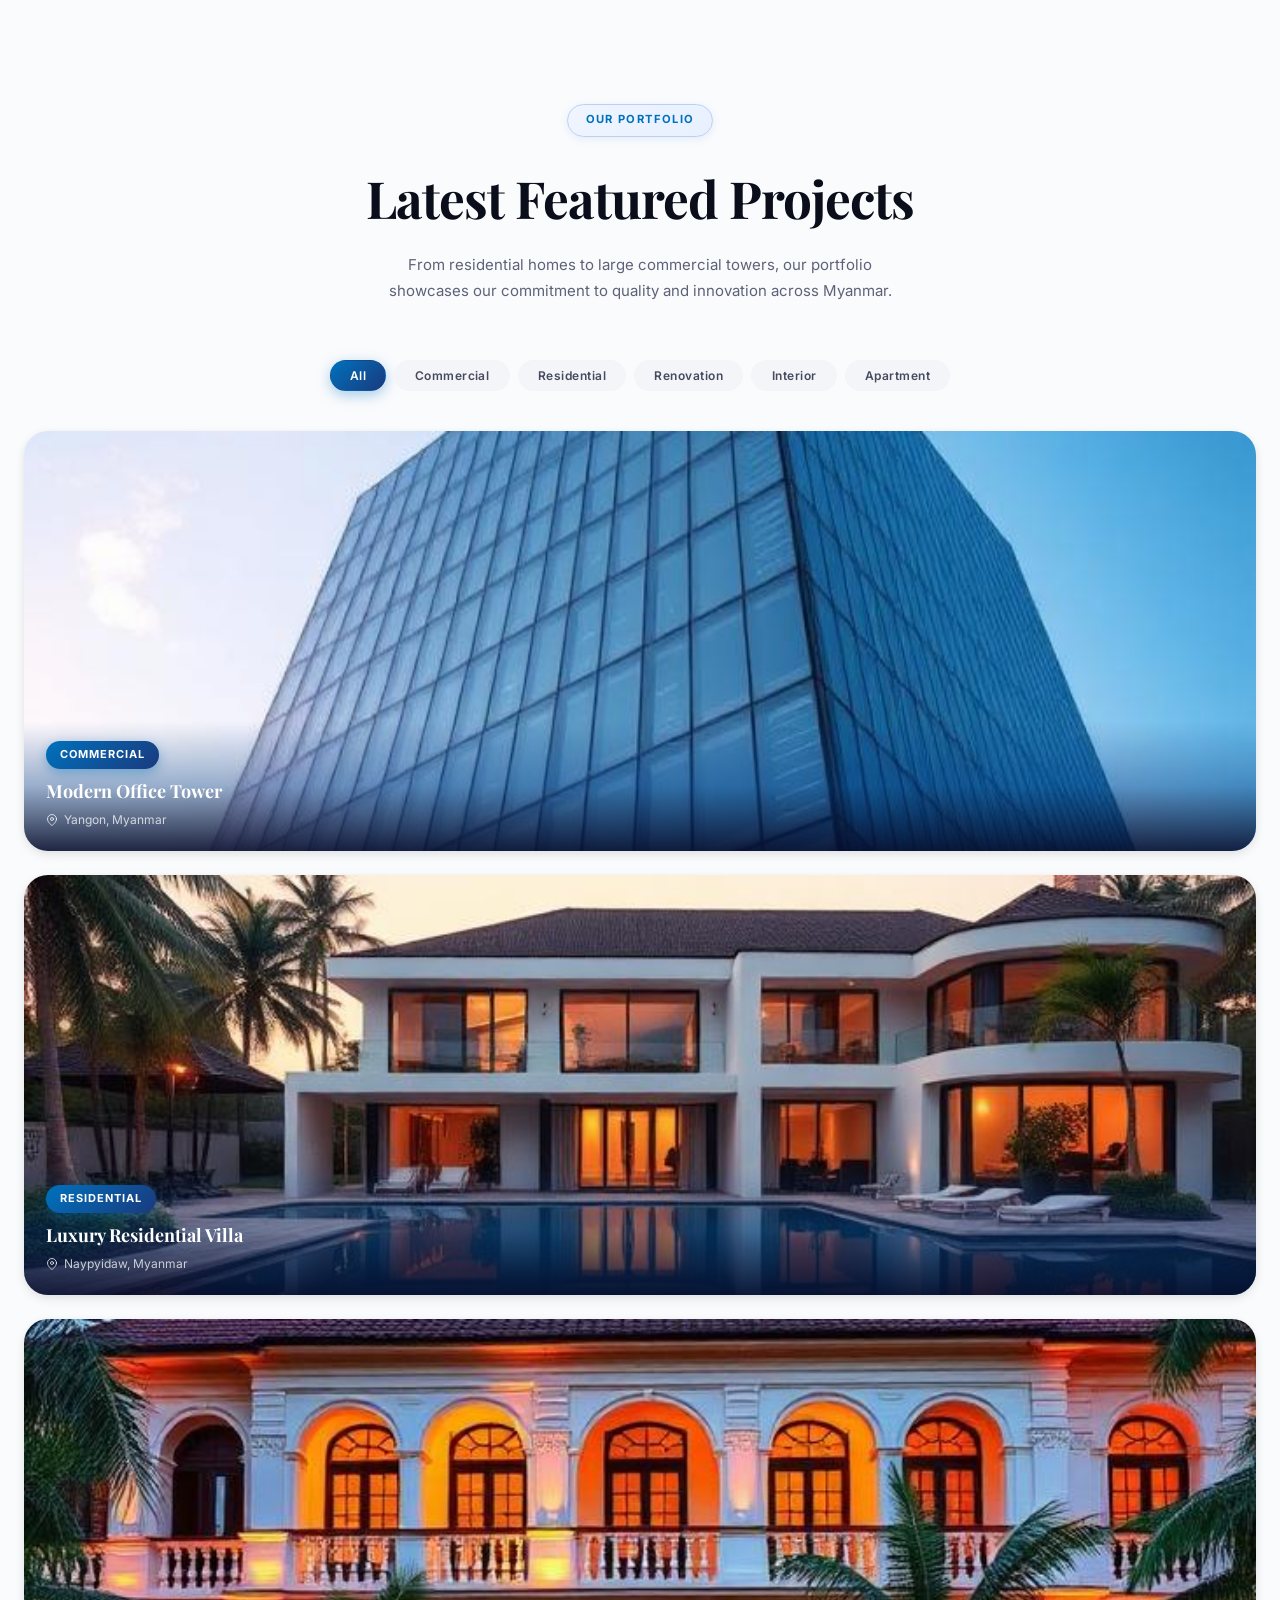
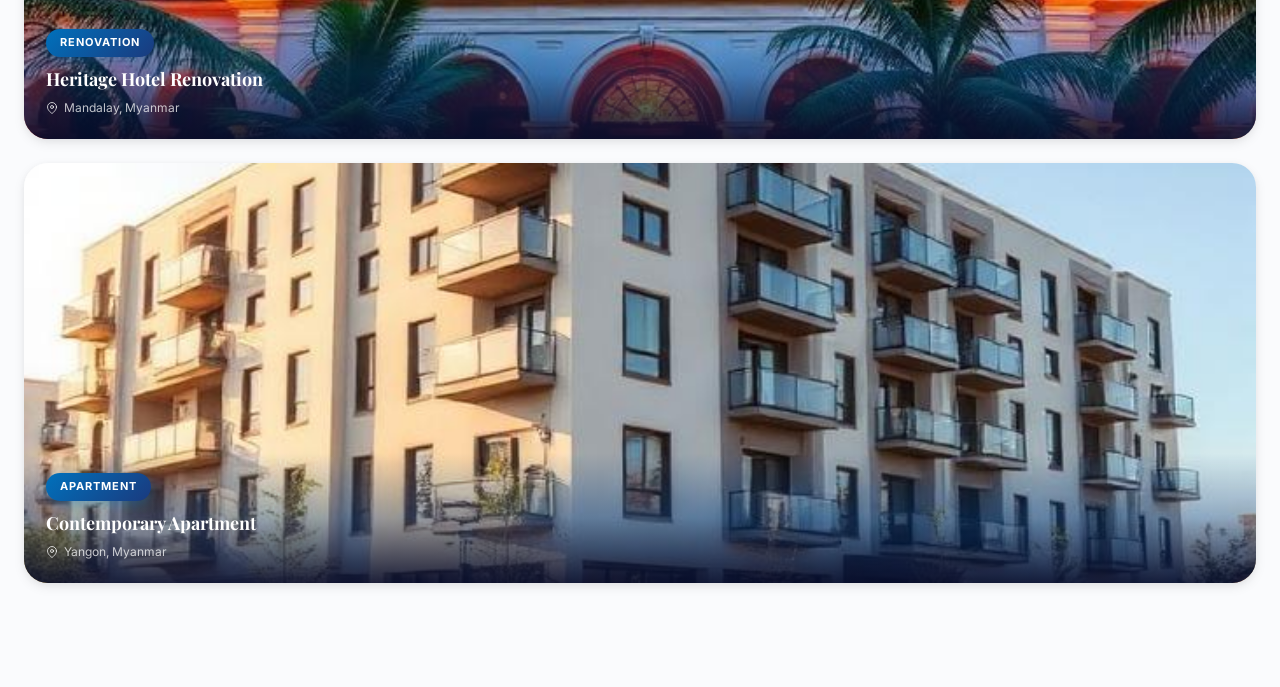
<file: Project Section.html>
<!DOCTYPE html>
<html lang="en">
<head>
  <meta charset="UTF-8" />
  <meta name="viewport" content="width=device-width, initial-scale=1.0" />
  <title>Projects — Flyover Design & Construction</title>
  <meta name="description" content="Portfolio of featured projects by Flyover Design & Construction Co., Ltd. — commercial, residential, renovation, interior, and apartment projects across Myanmar." />
  <link rel="preconnect" href="https://fonts.googleapis.com" />
  <link rel="preconnect" href="https://fonts.gstatic.com" crossorigin />
  <link rel="stylesheet" href="https://fonts.googleapis.com/css2?family=Outfit:wght@300;400;500;600;700;800&family=Inter:wght@400;500;600;700&family=Playfair+Display:ital,wght@0,400;0,600;0,700;0,800;1,600;1,700&display=swap" />

  <style>
    /* ── RESET & BASE ──────────────────────────────────── */
    *, *::before, *::after { box-sizing: border-box; margin: 0; padding: 0; }
    html { scroll-behavior: smooth; }
    body {
      font-family: "Inter", system-ui, sans-serif;
      background-color: #fafbfd;
      color: #18191f;
      -webkit-font-smoothing: antialiased;
      line-height: 1.6;
      overflow-x: hidden;
    }
    img { display: block; max-width: 100%; height: auto; }
    a { text-decoration: none; color: inherit; }
    button { font-family: inherit; cursor: pointer; border: none; background: none; }

    /* ── CSS VARIABLES ────────────────────────────────── */
    :root {
      --primary-50:  #f0f5ff;
      --primary-100: #dce8fb;
      --primary-200: #b8d0f7;
      --primary-300: #82aff0;
      --primary-600: #0071bc;
      --primary-700: #1a4a9e;
      --primary-800: #1a3a7e;
      --primary-950: #060e2e;
      --gold-500: #D4AF37;
      --bg-50:  #fafbfd;
      --bg-100: #f3f5f9;
      --bg-200: #e5e9f2;
      --bg-300: #c8cedf;
      --fg-400: #8a8e9e;
      --fg-500: #5d6278;
      --fg-600: #464a5e;
      --fg-700: #363a4f;
      --fg-950: #0a0d1a;
      --r-lg:  0.75rem;
      --r-xl:  1rem;
      --r-2xl: 1.25rem;
      --r-3xl: 1.5rem;
      --radius: 0.625rem;
      --shadow-md: 0 4px 12px rgba(0,0,0,0.08), 0 2px 6px rgba(0,0,0,0.04);
      --shadow-xl: 0 20px 50px rgba(0,0,0,0.12), 0 8px 20px rgba(0,0,0,0.06);
      --shadow-blue: 0 8px 30px rgba(0,113,188,0.35);
      --grad-primary: linear-gradient(135deg, #0071bc 0%, #1a3a7e 100%);
    }

    /* ── TYPOGRAPHY ───────────────────────────────────── */
    h1, h2, h3, h4 {
      font-family: "Playfair Display", Georgia, serif;
      line-height: 1.15;
    }
    .section-title {
      font-size: clamp(2rem, 4vw, 3.2rem);
      font-weight: 700;
      color: var(--fg-950);
      margin-bottom: 1.5rem;
      letter-spacing: -0.02em;
    }
    .section-title.center { text-align: center; }
    .section-desc {
      font-size: 0.9375rem;
      color: var(--fg-500);
      max-width: 32rem;
      margin-left: auto;
      margin-right: auto;
      text-align: center;
      line-height: 1.75;
    }

    /* ── LAYOUT ───────────────────────────────────────── */
    .container {
      max-width: 80rem;
      margin: 0 auto;
      padding-left: 1.5rem;
      padding-right: 1.5rem;
    }
    .section { padding: 6.5rem 0; }
    .section-header { margin-bottom: 3.5rem; }
    .section-header.center { text-align: center; }
    .section-header .section-title { margin-top: 1rem; }

    /* ── GRID ─────────────────────────────────────────── */
    .grid       { display: grid; }
    .grid-1     { grid-template-columns: 1fr; }
    .gap-md     { gap: 1.5rem; }

    /* ── LABEL BADGE ──────────────────────────────────── */
    .label-badge {
      display: inline-flex;
      align-items: center;
      gap: 0.5rem;
      font-size: 0.7rem;
      font-weight: 700;
      text-transform: uppercase;
      letter-spacing: 0.12em;
      border-radius: 9999px;
      padding: 0.4rem 1.1rem;
      margin-bottom: 1rem;
      background: linear-gradient(135deg, #f0f5ff, #e8f0ff);
      color: var(--primary-600);
      border: 1px solid var(--primary-200);
      box-shadow: 0 2px 8px rgba(0,113,188,0.1);
    }

    /* ── BUTTONS ──────────────────────────────────────── */
    .btn {
      display: inline-flex;
      align-items: center;
      justify-content: center;
      gap: 0.5rem;
      padding: 0.8rem 2rem;
      border-radius: var(--radius);
      font-size: 0.875rem;
      font-weight: 600;
      transition: all 0.25s cubic-bezier(0.34, 1.56, 0.64, 1);
      line-height: 1;
      position: relative;
      overflow: hidden;
      letter-spacing: 0.01em;
    }
    .btn::before {
      content: '';
      position: absolute;
      inset: 0;
      background: rgba(255,255,255,0.12);
      opacity: 0;
      transition: opacity 0.2s;
      border-radius: inherit;
    }
    .btn:hover::before { opacity: 1; }
    .btn:hover { transform: translateY(-2px); }
    .btn:active { transform: translateY(0); }
    .btn-primary {
      background: var(--grad-primary);
      color: #ffffff;
      box-shadow: var(--shadow-blue);
    }
    .btn-primary:hover { box-shadow: 0 12px 35px rgba(0,113,188,0.5); }

    /* Ripple */
    .ripple-effect {
      position: absolute;
      border-radius: 50%;
      background: rgba(255,255,255,0.35);
      transform: scale(0);
      animation: ripple-anim 0.6s linear;
      pointer-events: none;
    }
    @keyframes ripple-anim { to { transform: scale(4); opacity: 0; } }

    /* ── FILTER ROW ───────────────────────────────────── */
    .filter-row {
      display: flex;
      flex-wrap: wrap;
      gap: 0.5rem;
      justify-content: center;
      margin-bottom: 2.5rem;
    }
    .filter-btn {
      padding: 0.45rem 1.2rem;
      border-radius: 9999px;
      font-size: 0.75rem;
      font-weight: 600;
      letter-spacing: 0.04em;
      transition: all 0.25s;
      background: var(--bg-100);
      color: var(--fg-600);
      border: 1px solid transparent;
    }
    .filter-btn:hover {
      background: var(--bg-200);
      border-color: var(--bg-300);
    }
    .filter-btn.active {
      background: var(--grad-primary);
      color: #fff;
      box-shadow: 0 4px 14px rgba(0,113,188,0.35);
      border-color: transparent;
    }

    /* ── PROJECT CARDS ────────────────────────────────── */
    .project-card {
      border-radius: var(--r-3xl);
      overflow: hidden;
      position: relative;
      height: 420px;
      cursor: pointer;
      box-shadow: var(--shadow-md);
      /* reveal start state */
      opacity: 0;
      transform: translateY(22px);
      transition:
        opacity    0.55s ease,
        transform  0.55s ease,
        box-shadow 0.35s ease;
    }
    .project-card.revealed {
      opacity: 1;
      transform: translateY(0);
    }
    .project-card.revealed:hover {
      transform: translateY(-6px);
      box-shadow: var(--shadow-xl);
    }
    .project-card img {
      width: 100%; height: 100%; object-fit: cover;
      transition: transform 0.55s ease;
    }
    .project-card.revealed:hover img { transform: scale(1.08); }

    .project-overlay {
      position: absolute;
      bottom: 0; left: 0; right: 0;
      padding: 20px 22px 22px;
      background: linear-gradient(
        to top,
        rgba(6,14,46,0.9) 0%,
        rgba(0,60,130,0.4) 50%,
        transparent 100%
      );
      display: flex;
      flex-direction: column;
      justify-content: flex-end;
      transition: padding 0.3s;
    }
    .project-card.revealed:hover .project-overlay { padding-bottom: 26px; }

    .project-tag {
      display: inline-block;
      background: var(--grad-primary);
      color: #fff;
      padding: 5px 14px;
      border-radius: 50px;
      font-size: 11px;
      font-weight: 700;
      letter-spacing: 1px;
      text-transform: uppercase;
      margin-bottom: 0.75rem;
      width: fit-content;
      box-shadow: 0 4px 12px rgba(0,113,188,0.4);
    }
    .project-title {
      font-family: "Playfair Display", Georgia, serif;
      font-weight: 700;
      color: #fff;
      font-size: 1.125rem;
      line-height: 1.2;
      margin-bottom: 0.5rem;
    }
    .project-loc {
      color: rgba(255,255,255,0.75);
      font-size: 0.75rem;
      display: flex;
      align-items: center;
      gap: 0.4rem;
    }

    /* ── VIEW ALL BUTTON WRAP ─────────────────────────── */
    .view-all-wrap {
      grid-column: 1 / -1;
      display: flex;
      justify-content: center;
      margin-top: 1rem;
    }

    /* ── MOBILE ADJUSTMENTS ───────────────────────────── */
    @media (max-width: 480px) {
      .section { padding: 3.5rem 0; }
      .section-title { font-size: 1.7rem; margin-bottom: 1rem; }
      .section-title.center { font-size: 1.7rem; }
      .section-desc { font-size: 0.8125rem; }
      .project-card { height: 14rem; }
      .project-title { font-size: 1rem; }
    }
  </style>
</head>
<body>

  <!-- ══════════════════ PROJECTS SECTION ══════════════════ -->
  <section id="projects" class="section">
    <div class="container">

      <!-- Header -->
      <div class="section-header center">
        <div class="label-badge">Our Portfolio</div>
        <h2 class="section-title center">Latest Featured Projects</h2>
        <p class="section-desc">From residential homes to large commercial towers, our portfolio showcases our commitment to quality and innovation across Myanmar.</p>
      </div>

      <!-- Filter Buttons -->
      <div class="filter-row" id="project-filters">
        <button class="filter-btn active" data-filter="All">All</button>
        <button class="filter-btn" data-filter="Commercial">Commercial</button>
        <button class="filter-btn" data-filter="Residential">Residential</button>
        <button class="filter-btn" data-filter="Renovation">Renovation</button>
        <button class="filter-btn" data-filter="Interior">Interior</button>
        <button class="filter-btn" data-filter="Apartment">Apartment</button>
      </div>

      <!-- Project Grid -->
      <div class="grid grid-1 gap-md" id="projects-grid">

        <div class="project-card" data-tag="Commercial">
          <img src="Asset/project-1.jpg" alt="Modern Office Tower" loading="lazy" />
          <div class="project-overlay">
            <span class="project-tag">Commercial</span>
            <h3 class="project-title">Modern Office Tower</h3>
            <p class="project-loc">
              <svg width="12" height="12" viewBox="0 0 24 24" fill="none" stroke="currentColor" stroke-width="2" stroke-linecap="round" stroke-linejoin="round"><path d="M21 10c0 7-9 13-9 13s-9-6-9-13a9 9 0 0 1 18 0z"/><circle cx="12" cy="10" r="3"/></svg>
              Yangon, Myanmar
            </p>
          </div>
        </div>

        <div class="project-card" data-tag="Residential">
          <img src="Asset/project-2.jpg" alt="Luxury Residential Villa" loading="lazy" />
          <div class="project-overlay">
            <span class="project-tag">Residential</span>
            <h3 class="project-title">Luxury Residential Villa</h3>
            <p class="project-loc">
              <svg width="12" height="12" viewBox="0 0 24 24" fill="none" stroke="currentColor" stroke-width="2" stroke-linecap="round" stroke-linejoin="round"><path d="M21 10c0 7-9 13-9 13s-9-6-9-13a9 9 0 0 1 18 0z"/><circle cx="12" cy="10" r="3"/></svg>
              Naypyidaw, Myanmar
            </p>
          </div>
        </div>

        <div class="project-card" data-tag="Renovation">
          <img src="Asset/project-3.jpg" alt="Heritage Hotel Renovation" loading="lazy" />
          <div class="project-overlay">
            <span class="project-tag">Renovation</span>
            <h3 class="project-title">Heritage Hotel Renovation</h3>
            <p class="project-loc">
              <svg width="12" height="12" viewBox="0 0 24 24" fill="none" stroke="currentColor" stroke-width="2" stroke-linecap="round" stroke-linejoin="round"><path d="M21 10c0 7-9 13-9 13s-9-6-9-13a9 9 0 0 1 18 0z"/><circle cx="12" cy="10" r="3"/></svg>
              Mandalay, Myanmar
            </p>
          </div>
        </div>

        <div class="project-card" data-tag="Apartment">
          <img src="Asset/project-4.jpg" alt="Contemporary Apartment" loading="lazy" />
          <div class="project-overlay">
            <span class="project-tag">Apartment</span>
            <h3 class="project-title">Contemporary Apartment</h3>
            <p class="project-loc">
              <svg width="12" height="12" viewBox="0 0 24 24" fill="none" stroke="currentColor" stroke-width="2" stroke-linecap="round" stroke-linejoin="round"><path d="M21 10c0 7-9 13-9 13s-9-6-9-13a9 9 0 0 1 18 0z"/><circle cx="12" cy="10" r="3"/></svg>
              Yangon, Myanmar
            </p>
          </div>
        </div>

      </div><!-- /#projects-grid -->

  </section>

  <script>
    (function () {
      "use strict";

      // ── PROJECT FILTER ─────────────────────────────────────
      const filterBtns   = document.querySelectorAll(".filter-btn");
      const projectCards = document.querySelectorAll("#projects-grid .project-card");

      filterBtns.forEach((btn) => {
        btn.addEventListener("click", () => {
          const filter = btn.getAttribute("data-filter");
          filterBtns.forEach((b) => b.classList.remove("active"));
          btn.classList.add("active");

          projectCards.forEach((card) => {
            const tag  = card.getAttribute("data-tag");
            const show = filter === "All" || tag === filter;
            card.style.display = show ? "" : "none";

            if (show) {
              // Re-trigger entrance animation on filter
              card.classList.remove("revealed");
              void card.offsetWidth; // force reflow
              requestAnimationFrame(() => {
                card.style.transition = "opacity 0.4s ease, transform 0.4s ease, box-shadow 0.35s ease";
                card.classList.add("revealed");
              });
            }
          });
        });
      });

      // ── SCROLL-REVEAL (staggered entrance) ─────────────────
      const revealObserver = new IntersectionObserver((entries) => {
        entries.forEach((entry, i) => {
          if (entry.isIntersecting) {
            setTimeout(() => {
              entry.target.classList.add("revealed");
            }, (i % 6) * 90);
            revealObserver.unobserve(entry.target);
          }
        });
      }, { threshold: 0.08, rootMargin: "0px 0px -40px 0px" });

      projectCards.forEach((el) => revealObserver.observe(el));

      // ── RIPPLE ON PRIMARY BUTTONS ──────────────────────────
      document.querySelectorAll(".btn-primary").forEach((btn) => {
        btn.addEventListener("click", function (e) {
          const rect   = btn.getBoundingClientRect();
          const size   = Math.max(rect.width, rect.height);
          const x      = e.clientX - rect.left - size / 2;
          const y      = e.clientY - rect.top  - size / 2;
          const ripple = document.createElement("span");
          ripple.className = "ripple-effect";
          ripple.style.cssText = `width:${size}px;height:${size}px;left:${x}px;top:${y}px;`;
          btn.appendChild(ripple);
          setTimeout(() => ripple.remove(), 700);
        });
      });

    })();
  </script>

</body>
</html>
</file>
